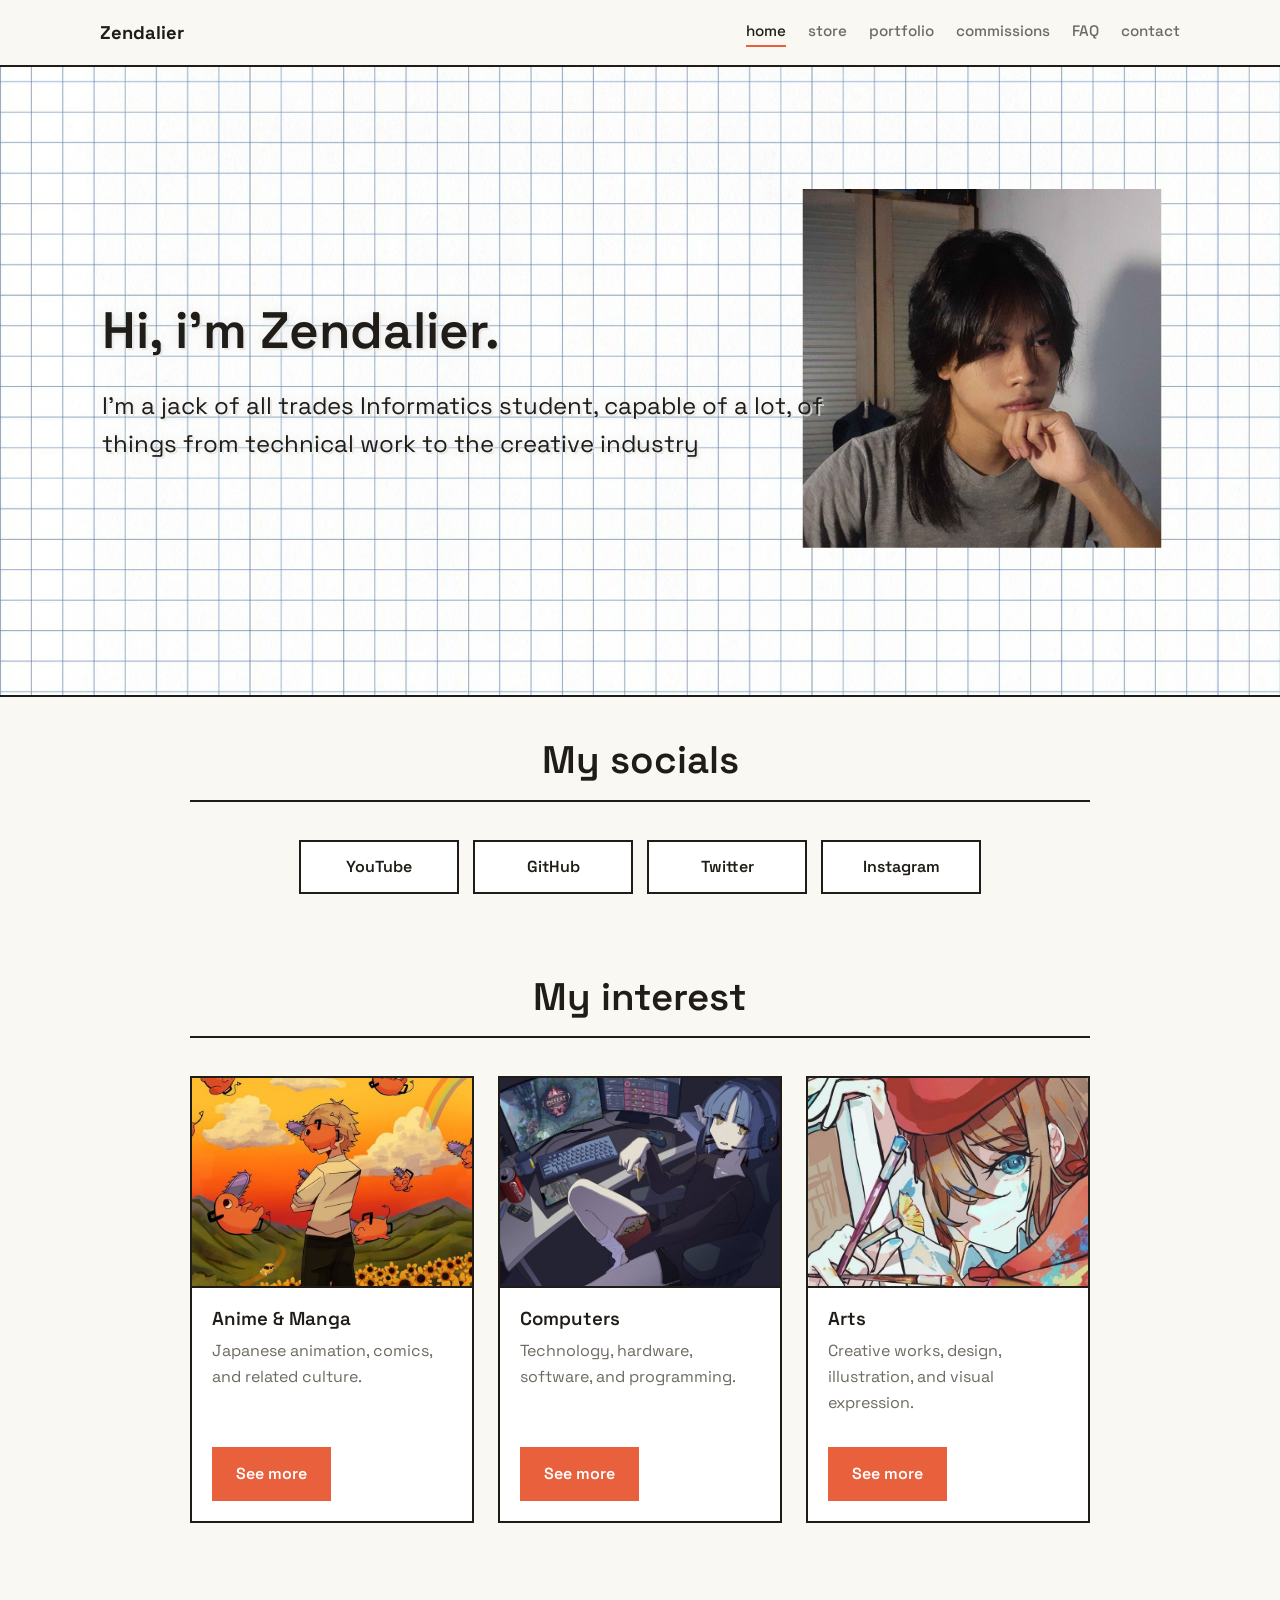
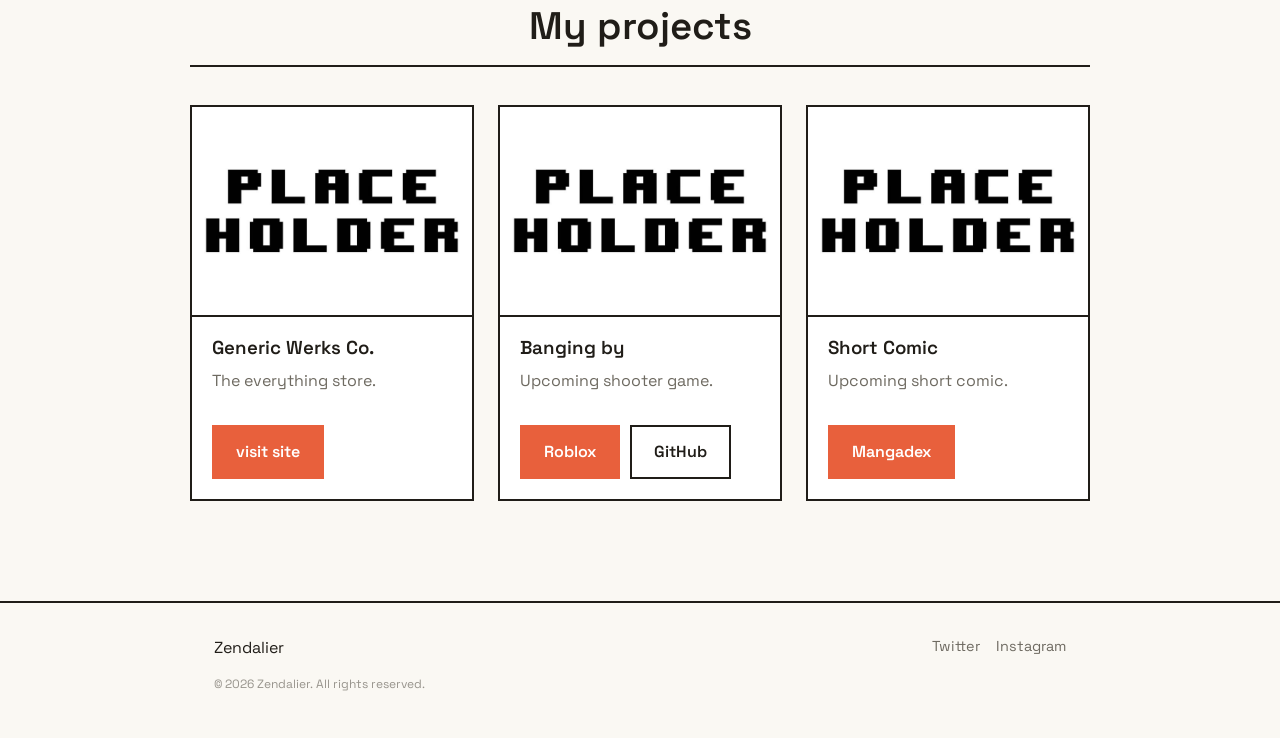
<file: index.html>
<!DOCTYPE html>
<html lang="en">
<head>
  <meta charset="UTF-8">
  <meta name="viewport" content="width=device-width, initial-scale=1.0">
  <title>Zendalier</title>
  <meta name="description" content="Larpitect">
  <link rel="stylesheet" href="css/style.css">
  <link rel="icon" type="image/svg+xml" href="favicon.svg">
</head>
<body>

  <header class="site-header">
    <div class="site-header__inner">
      <a class="brand" href="index.html">
<!--        <img src="assets/images/logomark.jpg" alt=""> -->
        Zendalier
      </a>
      <nav class="main-nav" id="main-nav">
        <a href="index.html" aria-current="page">home</a>
        <a href="store.html">store</a>
        <a href="portfolio.html">portfolio</a>
        <a href="commissions.html">commissions</a>
        <a href="faq.html">FAQ</a>
        <a href="contact.html">contact</a>
      </nav>
      <button class="nav-burger" id="nav-burger" aria-label="Toggle menu" aria-expanded="false" aria-controls="main-nav">
        <span></span><span></span><span></span>
      </button>
    </div>
  </header>

  <main>
    <section class="hero">
      <img class="hero__bg" src="assets/images/hero.png">
      <div class="hero__content container">
        <h1 class="hero__title">Hi, i'm Zendalier.</h1>
        <p class="hero__subtitle">I'm a jack of all trades Informatics student, capable of a lot, of things from technical work to the creative industry</p>
      </div>
    </section>

    <section class="socials container">
      <h1 class="socials__title section-title">My socials</h1>
          <div class="socials__links">
            <a class="btn" href="https://www.youtube.com/@zendalier">YouTube</a>
            <a class="btn" href="https://github.com/zendalier">GitHub</a>
            <a class="btn" href="https://x.com/Zendalier">Twitter</a>
            <a class="btn" href="https://www.instagram.com/zendalierx/">Instagram</a>

          </div>
    </section>

<section class="interest container">
      <h1 class="interest__title section-title">My interest</h1>
      <div class="card-grid">
        <div class="info-card">
          <img class="info-card__image" src="assets/images/DenjiFlowerBoy.jpg" alt="">
          <div class="info-card__body">
            <h3>Anime & Manga</h3>
            <p>Japanese animation, comics, and related culture.</p>
            <div class="info-card__actions">
              <a class="btn btn--primary" href="https://myanimelist.net/profile/zendalier" target="_blank" rel="noopener">See more</a>
            </div>
          </div>
        </div>
        <div class="info-card">
          <img class="info-card__image" src="assets/images/RyoYamada.jpg" alt="">
          <div class="info-card__body">
            <h3>Computers</h3>
            <p>Technology, hardware, software, and programming.</p>
            <div class="info-card__actions">
              <a class="btn btn--primary" href="computers.html" target="_blank" rel="noopener">See more</a>
            </div>
          </div>
        </div>
        <div class="info-card">
          <img class="info-card__image" src="assets/images/Artist.jpg" alt="">
          <div class="info-card__body">
            <h3>Arts</h3>
            <p>Creative works, design, illustration, and visual expression.</p>
            <div class="info-card__actions">
              <a class="btn btn--primary" href="https://www.pixiv.net/en/users/73296702" target="_blank" rel="noopener">See more</a>
            </div>
          </div>
        </div>
      </div>
    </section>

    <section class="projects container">
      <h1 class="projects__title section-title">My projects</h1>
      <div class="card-grid">
        <div class="info-card">
          <img class="info-card__image" src="assets/images/placeholder.jpg" alt="">
          <div class="info-card__body">
            <h3>Generic Werks Co.</h3>
            <p>The everything store.</p>
            <div class="info-card__actions">
              <a class="btn btn--primary" href="#" target="_blank" rel="noopener">visit site </a>
            </div>
          </div>
        </div>
        <div class="info-card">
          <img class="info-card__image" src="assets/images/placeholder.jpg" alt="">
          <div class="info-card__body">
            <h3>Banging by</h3>
            <p>Upcoming shooter game.</p>
            <div class="info-card__actions">
              <a class="btn btn--primary" href="#" target="_blank" rel="noopener">Roblox </a>
              <a class="btn" href="#" target="_blank" rel="noopener">GitHub </a>
            </div>
          </div>
        </div>
        <div class="info-card">
          <img class="info-card__image" src="assets/images/placeholder.jpg" alt="">
          <div class="info-card__body">
            <h3>Short Comic</h3>
            <p>Upcoming short comic.</p>
            <div class="info-card__actions">
              <a class="btn btn--primary" href="#" target="_blank" rel="noopener">Mangadex </a>
            </div>
          </div>
        </div>
      </div>
    </section>
  </main>

  <footer class="site-footer">
    <div class="site-footer__inner">
      <span>Zendalier</span>
      <div class="site-footer__socials">
        <a href="https://x.com/Zendalier" >Twitter</a>
        <a href="https://www.instagram.com/zendalierx/" >Instagram</a>
      </div>
      <p class="site-footer__legal">&copy; 2026 Zendalier. All rights reserved.</p>
    </div>
  </footer>

<!-- git test -->

  <script src="js/script.js"></script>
</body>
</html>
</file>
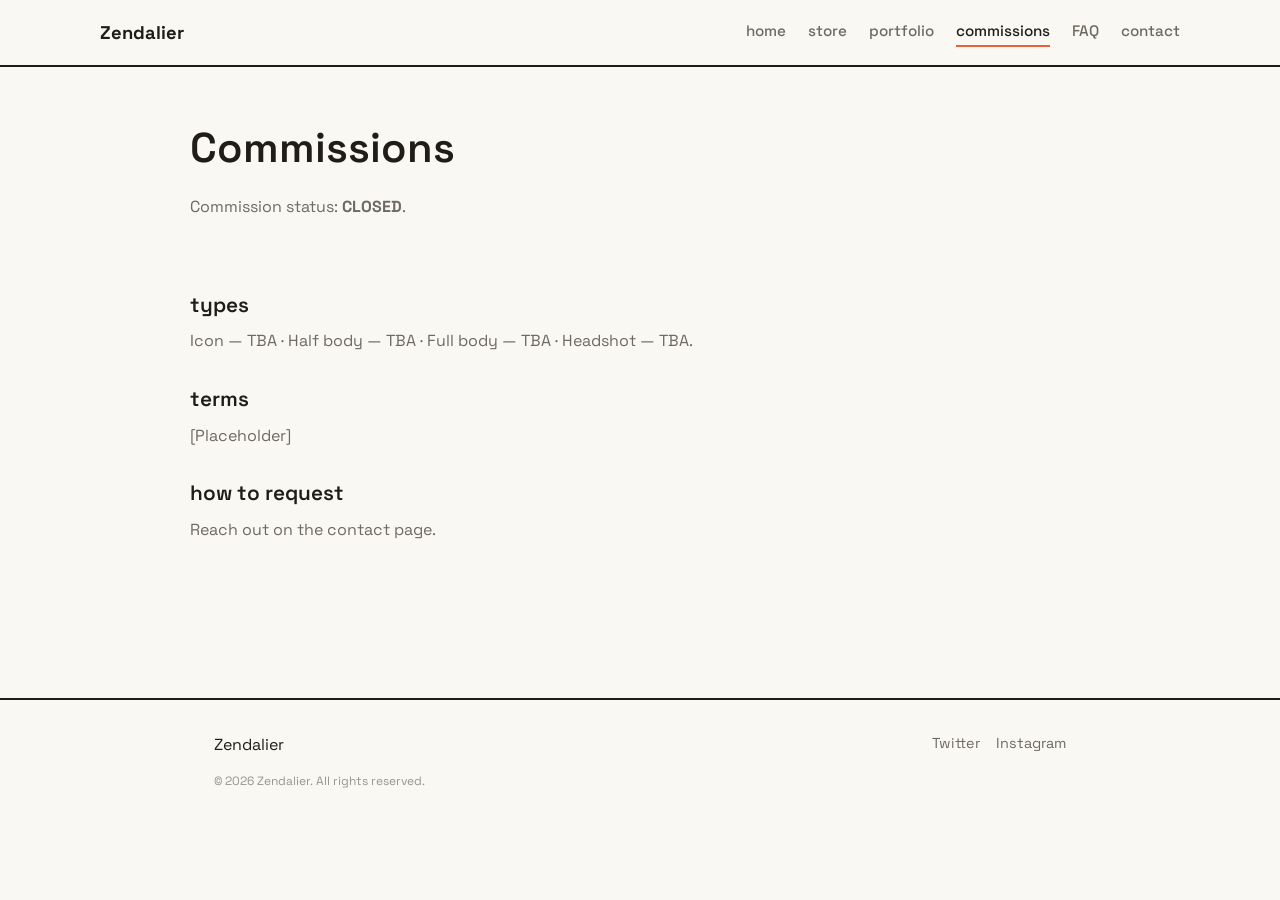
<file: commissions.html>
<!DOCTYPE html>
<html lang="en">
<head>
  <meta charset="UTF-8">
  <meta name="viewport" content="width=device-width, initial-scale=1.0">
  <title>commissions — Zendalier</title>
  <link rel="stylesheet" href="css/style.css">
</head>
<body>

  <header class="site-header">
    <div class="site-header__inner">
      <a class="brand" href="index.html">
<!--        <img src="assets/images/logomark.jpg" alt=""> -->
        Zendalier
      </a>
      <nav class="main-nav" id="main-nav">
        <a href="index.html">home</a>
        <a href="store.html">store</a>
        <a href="portfolio.html">portfolio</a>
        <a href="commissions.html" aria-current="page">commissions</a>
        <a href="faq.html">FAQ</a>
        <a href="contact.html">contact</a>
      </nav>
      <button class="nav-burger" id="nav-burger" aria-label="Toggle menu" aria-expanded="false" aria-controls="main-nav">
        <span></span><span></span><span></span>
      </button>
    </div>
  </header>

  <main>
    <section class="page-hero container">
      <h1>Commissions</h1>
      <p>Commission status: <strong>CLOSED</strong>.</p>
    </section>

    <section class="prose container">
      <h2>types</h2>
      <p>Icon — TBA · Half body — TBA · Full body — TBA · Headshot — TBA.</p>

      <h2>terms</h2>
      <p>[Placeholder]</p>

      <h2>how to request</h2>
      <p>Reach out on the <a href="contact.html">contact page</a>.</p>
    </section>
  </main>

  <footer class="site-footer">
    <div class="site-footer__inner">
      <span>Zendalier</span>
      <div class="site-footer__socials">
        <a href="https://x.com/Zendalier" >Twitter</a>
        <a href="https://www.instagram.com/zendalierx/" >Instagram</a>
      </div>
      <p class="site-footer__legal">&copy; 2026 Zendalier. All rights reserved.</p>
    </div>
  </footer>

  <script src="js/script.js"></script>
</body>
</html>
</file>
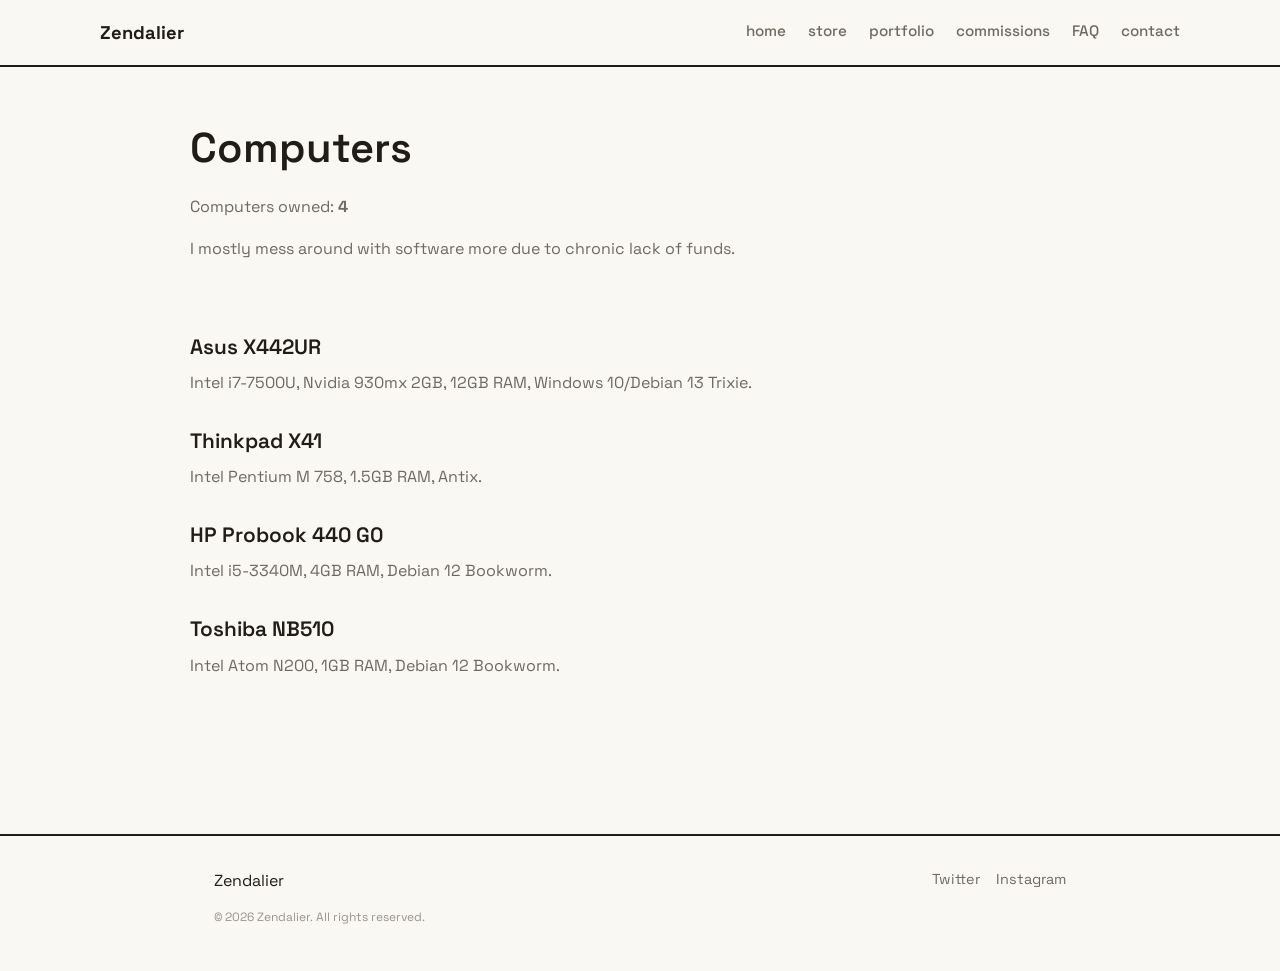
<file: computers.html>
<!DOCTYPE html>
<html lang="en">
<head>
  <meta charset="UTF-8">
  <meta name="viewport" content="width=device-width, initial-scale=1.0">
  <title>computers — Zendalier</title>
  <link rel="stylesheet" href="css/style.css">
</head>
<body>

  <header class="site-header">
    <div class="site-header__inner">
      <a class="brand" href="index.html">
<!--        <img src="assets/images/logomark.jpg" alt=""> -->
        Zendalier
      </a>
      <nav class="main-nav" id="main-nav">
        <a href="index.html">home</a>
        <a href="store.html">store</a>
        <a href="portfolio.html">portfolio</a>
        <a href="commissions.html">commissions</a>
        <a href="faq.html">FAQ</a>
        <a href="contact.html">contact</a>
      </nav>
      <button class="nav-burger" id="nav-burger" aria-label="Toggle menu" aria-expanded="false" aria-controls="main-nav">
        <span></span><span></span><span></span>
      </button>
    </div>
  </header>

  <main>
    <section class="page-hero container">
      <h1>Computers</h1>
      <p>Computers owned: <strong>4</strong></p>
      <p>I mostly mess around with software more due to chronic lack of funds.</p>
    </section>

    <section class="prose container">
      <h2>Asus X442UR</h2>
      <p>Intel i7-7500U, Nvidia 930mx 2GB, 12GB RAM, Windows 10/Debian 13 Trixie.</p>

      <h2>Thinkpad X41</h2>
      <p>Intel Pentium M 758, 1.5GB RAM, Antix.</p>

      <h2>HP Probook 440 G0</h2>
      <p>Intel i5-3340M, 4GB RAM, Debian 12 Bookworm.</p>

      <h2>Toshiba NB510</h2>
      <p>Intel Atom N200, 1GB RAM, Debian 12 Bookworm.</p>
    </section>
  </main>

  <footer class="site-footer">
    <div class="site-footer__inner">
      <span>Zendalier</span>
      <div class="site-footer__socials">
        <a href="https://x.com/Zendalier" >Twitter</a>
        <a href="https://www.instagram.com/zendalierx/" >Instagram</a>
      </div>
      <p class="site-footer__legal">&copy; 2026 Zendalier. All rights reserved.</p>
    </div>
  </footer>

  <script src="js/script.js"></script>
</body>
</html>
</file>
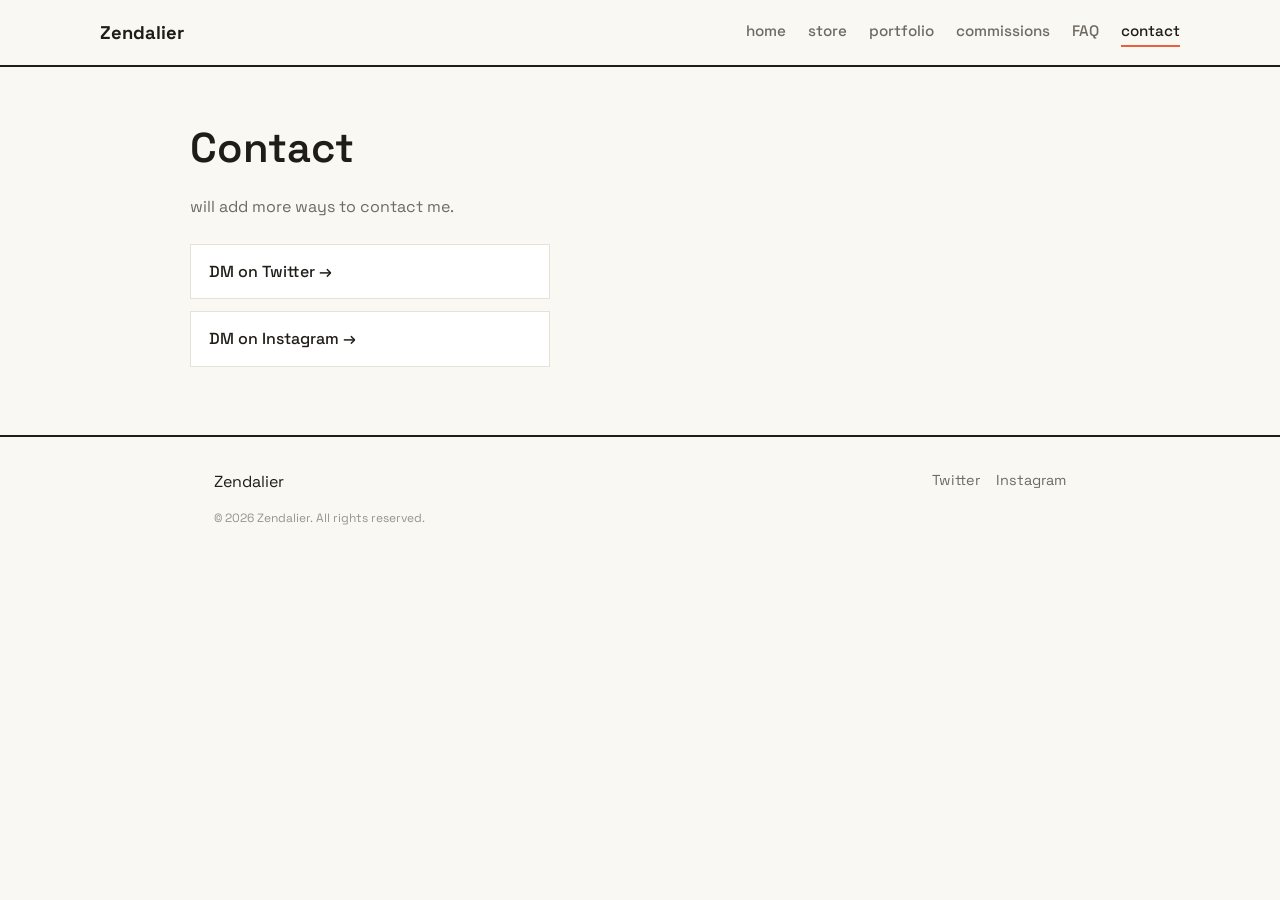
<file: contact.html>
<!DOCTYPE html>
<html lang="en">
<head>
  <meta charset="UTF-8">
  <meta name="viewport" content="width=device-width, initial-scale=1.0">
  <title>contact — Zendalier</title>
  <link rel="stylesheet" href="css/style.css">
</head>
<body>

  <header class="site-header">
    <div class="site-header__inner">
      <a class="brand" href="index.html">
<!--        <img src="assets/images/logomark.jpg" alt=""> -->
        Zendalier
      </a>
      <nav class="main-nav" id="main-nav">
        <a href="index.html">home</a>
        <a href="store.html">store</a>
        <a href="portfolio.html">portfolio</a>
        <a href="commissions.html">commissions</a>
        <a href="faq.html">FAQ</a>
        <a href="contact.html" aria-current="page">contact</a>
      </nav>
      <button class="nav-burger" id="nav-burger" aria-label="Toggle menu" aria-expanded="false" aria-controls="main-nav">
        <span></span><span></span><span></span>
      </button>
    </div>
  </header>

  <main>
    <section class="page-hero container">
      <h1>Contact</h1>
      <p>will add more ways to contact me.</p>

      <div class="contact-links">
        <a href="https://x.com/Zendalier" target="_blank" rel="noopener">DM on Twitter &rarr;</a>
        <a href="https://www.instagram.com/zendalier/" target="_blank" rel="noopener">DM on Instagram &rarr;</a>
      </div>
    </section>
  </main>

  <footer class="site-footer">
    <div class="site-footer__inner">
      <span>Zendalier</span>
      <div class="site-footer__socials">
        <a href="https://x.com/Zendalier" >Twitter</a>
        <a href="https://www.instagram.com/zendalierx/" >Instagram</a>
      </div>
      <p class="site-footer__legal">&copy; 2026 Zendalier. All rights reserved.</p>
    </div>
  </footer>

  <script src="js/script.js"></script>
</body>
</html>
</file>
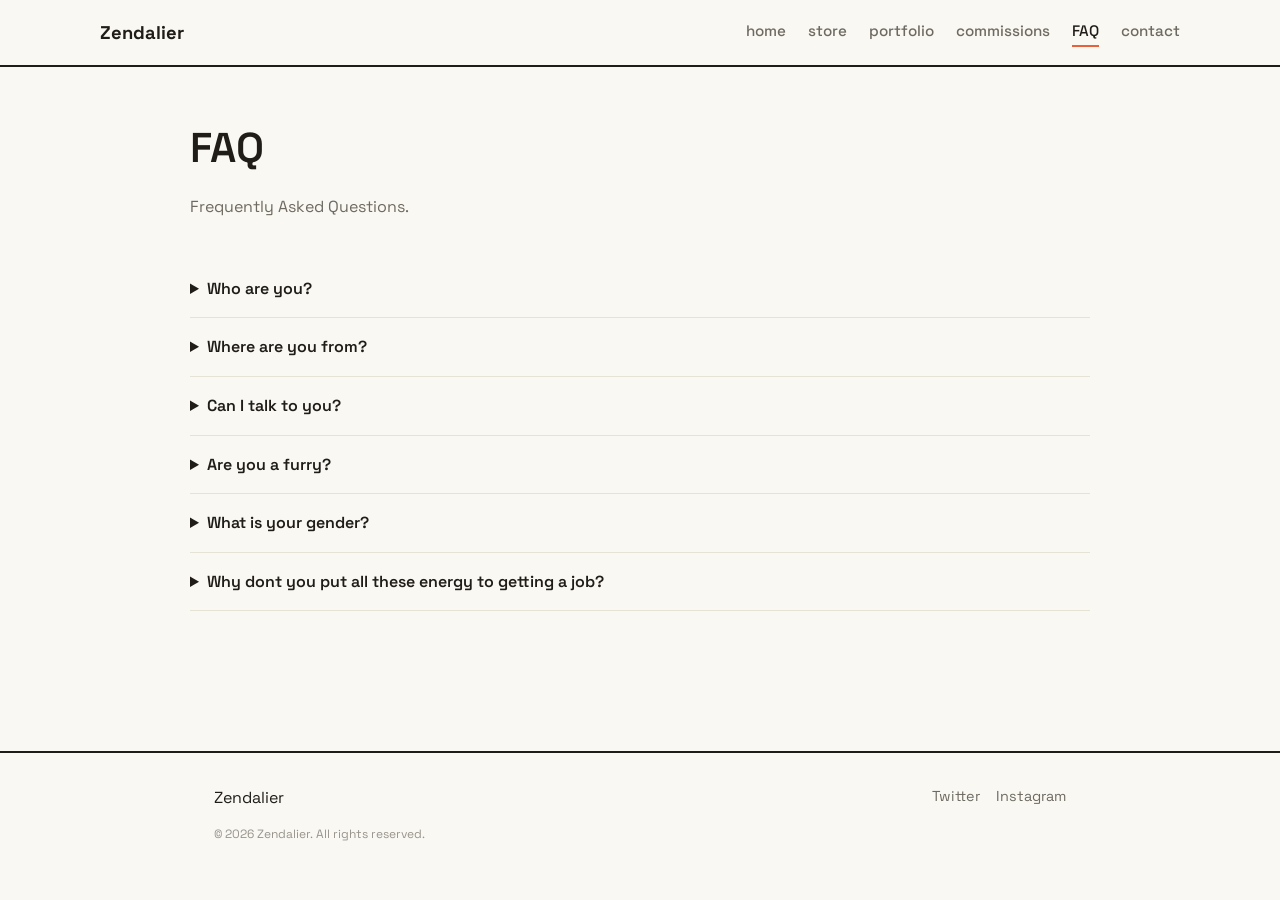
<file: faq.html>
<!DOCTYPE html>
<html lang="en">
<head>
  <meta charset="UTF-8">
  <meta name="viewport" content="width=device-width, initial-scale=1.0">
  <title>FAQ — Zendalier</title>
  <link rel="stylesheet" href="css/style.css">
</head>
<body>

  <header class="site-header">
    <div class="site-header__inner">
      <a class="brand" href="index.html">
<!--        <img src="assets/images/logomark.jpg" alt=""> -->
        Zendalier
      </a>
      <nav class="main-nav" id="main-nav">
        <a href="index.html">home</a>
        <a href="store.html">store</a>
        <a href="portfolio.html">portfolio</a>
        <a href="commissions.html">commissions</a>
        <a href="faq.html" aria-current="page">FAQ</a>
        <a href="contact.html">contact</a>
      </nav>
      <button class="nav-burger" id="nav-burger" aria-label="Toggle menu" aria-expanded="false" aria-controls="main-nav">
        <span></span><span></span><span></span>
      </button>
    </div>
  </header>

  <main>
    <section class="page-hero container">
      <h1>FAQ</h1>
      <p>Frequently Asked Questions.</p>
    </section>

    <section class="prose container">
      <details class="faq-item">
        <summary>Who are you?</summary>
        <p>Just a painfully average dude doing his best.</p>
      </details>
      <details class="faq-item">
        <summary>Where are you from?</summary>
        <p>Indonesia</p>
      </details>
      <details class="faq-item">
        <summary>Can I talk to you?</summary>
        <p><a href="contact.html">Contact me here</a>. [clickable]</p>
      </details>
      <details class="faq-item">
        <summary>Are you a furry?</summary>
        <p>Yep, no fursona yet tho but i would like to be a cat or a protogen.</p>
      </details>
      <details class="faq-item">
        <summary>What is your gender?</summary>
        <p>My dad is a man and my Mom is a woman so im mixed i guess.</p>
      </details>
      <details class="faq-item">
        <summary>Why dont you put all these energy to getting a job?</summary>
        <p>Bro im trying.</p>
      </details>
    </section>
  </main>

  <footer class="site-footer">
    <div class="site-footer__inner">
      <span>Zendalier</span>
      <div class="site-footer__socials">
        <a href="https://x.com/Zendalier" >Twitter</a>
        <a href="https://www.instagram.com/zendalierx/" >Instagram</a>
      </div>
      <p class="site-footer__legal">&copy; 2026 Zendalier. All rights reserved.</p>
    </div>
  </footer>

  <script src="js/script.js"></script>
</body>
</html>
</file>
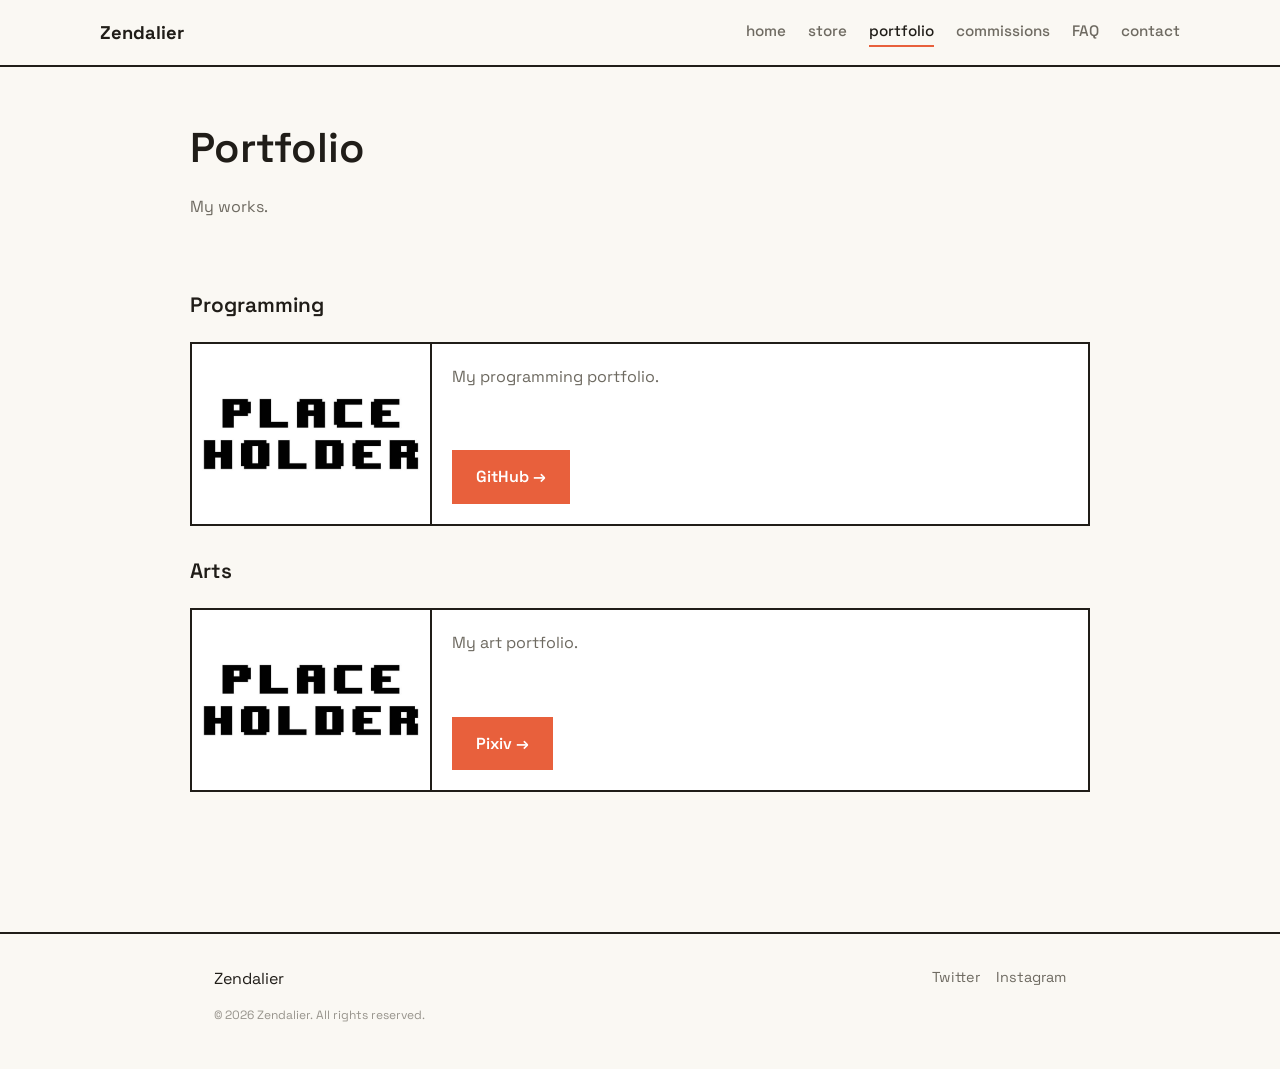
<file: portfolio.html>
<!DOCTYPE html>
<html lang="en">
<head>
  <meta charset="UTF-8">
  <meta name="viewport" content="width=device-width, initial-scale=1.0">
  <title>portfolio — Zendalier</title>
  <link rel="stylesheet" href="css/style.css">
</head>
<body>

  <header class="site-header">
    <div class="site-header__inner">
      <a class="brand" href="index.html">
<!--        <img src="assets/images/logomark.jpg" alt=""> -->
        Zendalier
      </a>
      <nav class="main-nav" id="main-nav">
        <a href="index.html">home</a>
        <a href="store.html">store</a>
        <a href="portfolio.html" aria-current="page">portfolio</a>
        <a href="commissions.html">commissions</a>
        <a href="faq.html">FAQ</a>
        <a href="contact.html">contact</a>
      </nav>
      <button class="nav-burger" id="nav-burger" aria-label="Toggle menu" aria-expanded="false" aria-controls="main-nav">
        <span></span><span></span><span></span>
      </button>
    </div>
  </header>

  <main>
    <section class="page-hero container">
      <h1>Portfolio</h1>
      <p>My works.</p>
    </section>

    <section class="prose container">
      <h2>Programming</h2>
      <div class="portfolio-card-grid">
        <div class="portfolio-info-card">
          <img class="portfolio-info-card__image" src="assets/images/placeholder.jpg" alt="">
          <div class="portfolio-info-card__body">
            <p>My programming portfolio.</p>
            <div class="info-card__actions">
              <a class="btn btn--primary" href="https://github.com/zendalier" target="_blank" rel="noopener">GitHub &rarr;</a>
            </div>
          </div>
        </div>
      </div>

      <h2>Arts</h2>
      <div class="portfolio-card-grid">
        <div class="portfolio-info-card">
          <img class="portfolio-info-card__image" src="assets/images/placeholder.jpg" alt="">
          <div class="portfolio-info-card__body">
            <p>My art portfolio.</p>
            <div class="info-card__actions">
              <a class="btn btn--primary" href="https://www.pixiv.net/en/users/73296702" target="_blank" rel="noopener">Pixiv &rarr;</a>
            </div>
          </div>
        </div>
      </div>

    </section>
  </main>

  <footer class="site-footer">
    <div class="site-footer__inner">
      <span>Zendalier</span>
      <div class="site-footer__socials">
        <a href="https://x.com/Zendalier" >Twitter</a>
        <a href="https://www.instagram.com/zendalierx/" >Instagram</a>
      </div>
      <p class="site-footer__legal">&copy; 2026 Zendalier. All rights reserved.</p>
    </div>
  </footer>

  <script src="js/script.js"></script>
</body>
</html>
</file>
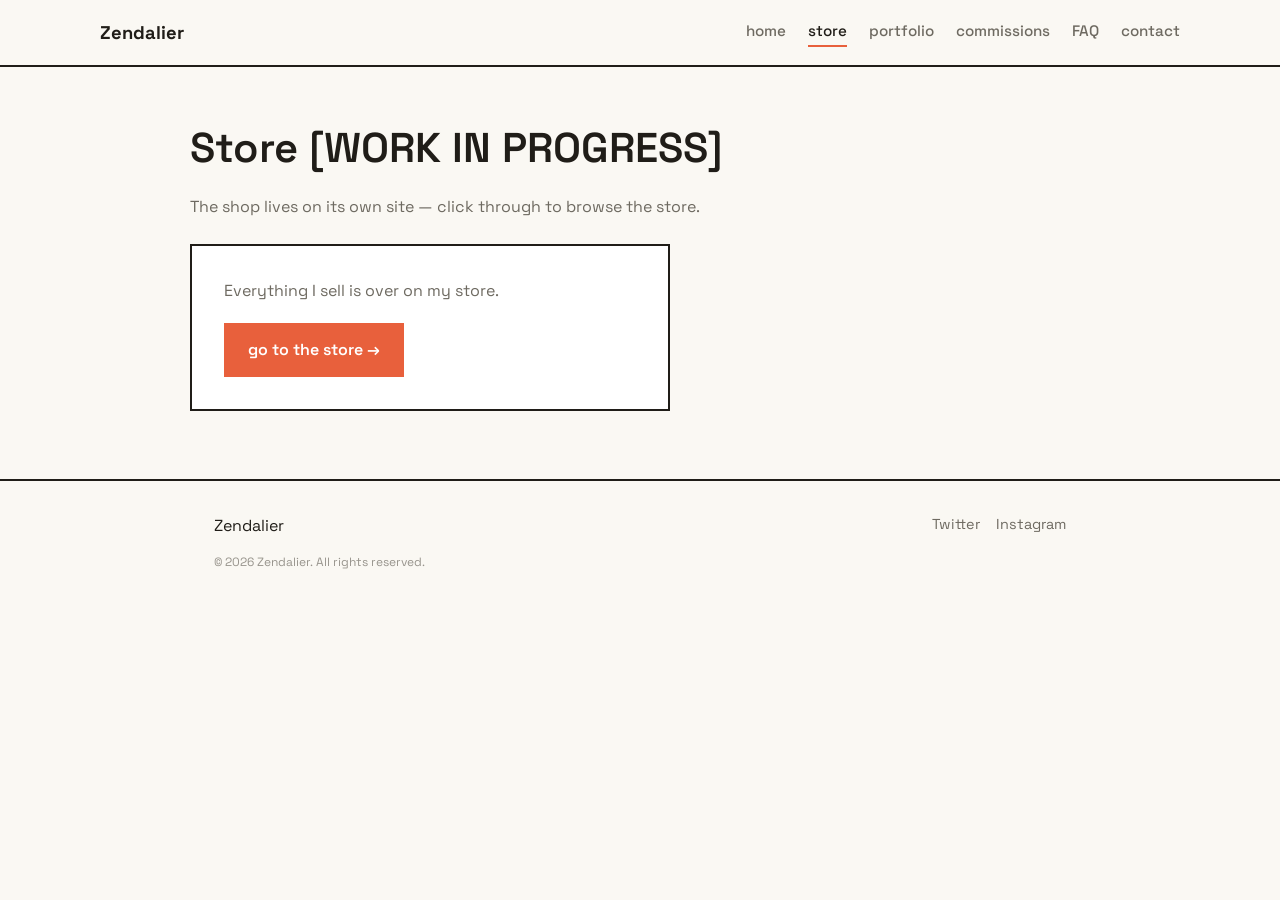
<file: store.html>
<!DOCTYPE html>
<html lang="en">
<head>
  <meta charset="UTF-8">
  <meta name="viewport" content="width=device-width, initial-scale=1.0">
  <title>store — Zendalier</title>
  <link rel="stylesheet" href="css/style.css">
</head>
<body>

  <header class="site-header">
    <div class="site-header__inner">
      <a class="brand" href="index.html">
<!--        <img src="assets/images/logomark.jpg" alt=""> -->
        Zendalier
      </a>
      <nav class="main-nav" id="main-nav">
        <a href="index.html">home</a>
        <a href="store.html" aria-current="page">store</a>
        <a href="portfolio.html">portfolio</a>
        <a href="commissions.html">commissions</a>
        <a href="faq.html">FAQ</a>
        <a href="contact.html">contact</a>
      </nav>
      <button class="nav-burger" id="nav-burger" aria-label="Toggle menu" aria-expanded="false" aria-controls="main-nav">
        <span></span><span></span><span></span>
      </button>
    </div>
  </header>

  <main>
    <section class="page-hero container">
      <h1>Store [WORK IN PROGRESS]</h1>
      <p>The shop lives on its own site — click through to browse the store.</p>
      <div class="store-card">
        <p>Everything I sell is over on my store.</p>
        <a class="btn btn--primary" href="https://example.com/your-store-url" target="_blank" rel="noopener">
          go to the store &rarr;
        </a>
      </div>
    </section>
  </main>

  <footer class="site-footer">
    <div class="site-footer__inner">
      <span>Zendalier</span>
      <div class="site-footer__socials">
        <a href="https://x.com/Zendalier" >Twitter</a>
        <a href="https://www.instagram.com/zendalierx/" >Instagram</a>
      </div>
      <p class="site-footer__legal">&copy; 2026 Zendalier. All rights reserved.</p>
    </div>
  </footer>

  <script src="js/script.js"></script>
</body>
</html>
</file>
<file: css/style.css>
/* =========================================================
   TOKENS — change these to re-theme the whole site
   ========================================================= */
@import url('https://fonts.googleapis.com/css2?family=Space+Grotesk:wght@400;500;600;700&display=swap');

:root {
  --color-bg: #FAF8F3;
  --color-surface: #FFFFFF;
  --color-ink: #201D18;
  --color-ink-soft: #6E6A61;
  --color-border: #E7E2D6;
  --color-accent: #E8603C;
  --color-accent-ink: #7A2E17;

  --font-display: 'Space Grotesk', ui-rounded, system-ui, sans-serif;
  --font-body: 'Space Grotesk', system-ui, sans-serif;

  --radius-md: 0px;
  --radius-lg: 0px;
  --content-width: 900px;
}

/* =========================================================
   RESET / BASE
   ========================================================= */
* { box-sizing: border-box; }
body {
  margin: 0;
  background: var(--color-bg);
  color: var(--color-ink);
  font-family: var(--font-body);
  line-height: 1.6;
}
img { max-width: 100%; display: block; }
a { color: inherit; text-decoration: none; }
h1, h2, h3 {
  font-family: var(--font-display);
  font-weight: 600;
  line-height: 1.2;
  margin: 0 0 0.5em;
}
p { margin: 0 0 1em; color: var(--color-ink-soft); }
:focus-visible { outline: 3px solid var(--color-accent); outline-offset: 2px; }

.container {
  max-width: var(--content-width);
  margin: 0 auto;
  padding: 0 24px;
}

.section-title {
  padding-bottom: 16px;
  border-bottom: 2px solid var(--color-ink);
  margin-bottom: 1em;
}

/* =========================================================
   BUTTONS
   ========================================================= */
.btn {
  display: inline-flex;
  align-items: center;
  gap: 8px;
  padding: 12px 22px; 
  border-radius: 0px;
  border: 2px solid var(--color-ink);
  background: var(--color-surface);
  color: var(--color-ink);
  font-family: var(--font-display);
  font-weight: 600;
}
.btn:hover { background: var(--color-ink); color: var(--color-surface); }
.btn--primary { background: var(--color-accent); border-color: var(--color-accent); color: var(--color-surface); }
.btn--primary:hover { background: var(--color-accent-ink); border-color: var(--color-accent-ink); }

/* =========================================================
   HEADER / NAV
   ========================================================= */
.site-header {
  border-bottom: 2px solid var(--color-ink);
}
.site-header__inner {
  max-width: solid var(--content-width);
  margin: 0 auto;
  padding: 18px 100px;
  display: flex;
  align-items: center;
  gap: 24px;
}
.brand {
  display: flex;
  align-items: center;
  gap: 10px;
  margin-right: auto;
  font-family: var(--font-display);
  font-weight: 700;
  font-size: 1.15rem;
}
.brand img { width: 30px; height: 30px; }

.main-nav {
  display: flex;
  gap: 22px;
}
.main-nav a {
  font-size: 0.95rem;
  font-weight: 500;
  color: var(--color-ink-soft);
  border-bottom: 2px solid transparent;
  padding-bottom: 2px;
}
.main-nav a:hover,
.main-nav a[aria-current="page"] {
  color: var(--color-ink);
  border-bottom-color: var(--color-accent);
}

.nav-burger {
  display: none;
  flex-direction: column;
  gap: 5px;
  width: 30px;
  background: none;
  border: none;
}
.nav-burger span { display: block; height: 2px; background: var(--color-ink); }

@media (max-width: 640px) {
  .main-nav {
    position: absolute;
    left: 0; right: 0; top: 68px;
    background: var(--color-bg);
    border-bottom: 2px solid var(--color-ink);
    flex-direction: column;
    padding: 14px 24px 18px;
    gap: 10px;
    display: none;
  }
  .main-nav.is-open { display: flex; }
  .nav-burger { display: flex; }
}

/* =========================================================
   HERO (home page)
   ========================================================= */
.hero { padding: 64px 0 40px; border-bottom: 2px solid var(--color-ink); }
.hero__title { font-size: clamp(2.2rem, 5vw, 3.2rem); }
.hero__title span { color: var(--color-accent); }
.hero__subtitle { max-width: 50ch; font-size: 1.05rem; }
.hero__actions { display: flex; gap: 14px; margin-top: 8px; flex-wrap: wrap; }

.hero {
  position: relative;
  overflow: hidden;
  min-height: 70vh;
  display: flex;
  align-items: center;
}
.hero__bg {
  position: absolute;
  inset: 0;
  width: 100%;
  height: 100%;
  object-fit: cover;
  object-position: center;
  z-index: 0;
}
.hero__content {
  position: relative;
  z-index: 1;
  margin: 0;
  padding-left: clamp(24px, 8vw, 125px);
  padding-right: 24px;
}
.hero__content .hero__title {
  color: var(--color-ink);
  text-shadow: 2px 2px 0 rgba(230, 230, 230, 0.8), 0 0 12px rgba(230, 230, 230, 0.8);
  
}
.hero__content .hero__subtitle {
  color: var(--color-ink);
  text-shadow: 2px 2px 0 rgba(230, 230, 230, 0.8), 0 0 12px rgba(230, 230, 230, 0.8);
  font-size: x-large;
}

/* =========================================================
   GENERIC PAGE SECTIONS
   ========================================================= */
.page-hero { padding: 56px 0 8px; }
.page-hero h1 { font-size: clamp(2rem, 4vw, 2.6rem); }
.page-hero p { max-width: 60ch; }

.prose { padding: 16px 0 80px; }
.prose h2 { margin-top: 1.6em; font-size: 1.3rem; color: var(--color-ink); }
.prose p { max-width: 66ch; }

/* SOCIALS SECTION */
.socials { padding: 40px 0 40px; text-align: center; }
.socials__title { font-size: clamp(2.2rem, 3vw, 3.2rem); }

.socials__links {
  display: flex;
  justify-content: center;
  flex-wrap: wrap;
  gap: 14px;
  margin-top: 20px;
}
.socials__links .btn {
  min-width: 160px;
  justify-content: center;
}

/* PROJECTS SECTION */
.projects { padding: 40px 0 40px; text-align: center; }
.projects__title { font-size: clamp(2.2rem, 3vw, 3.2rem); }

/* INTEREST SECTION */
.interest { padding: 40px 0 40px; text-align: center; }
.interest__title { font-size: clamp(2.2rem, 3vw, 3.2rem); }

.card-grid {
  display: grid;
  grid-template-columns: repeat(auto-fit, minmax(240px, 1fr));
  gap: 24px;
  margin-top: 24px;
  text-align: left;
}
.info-card {
  display: flex;
  flex-direction: column;
  border: 2px solid var(--color-ink);
  background: var(--color-surface);
}
.info-card__image {
  width: 100%;
  aspect-ratio: 4 / 3;
  object-fit: cover;
  border-bottom: 2px solid var(--color-ink);
}
.info-card__body {
  padding: 20px;
  display: flex;
  flex-direction: column;
  gap: 8px;
  flex: 1;
}
.info-card__body h3 { margin: 0; }
.info-card__body p { flex: 1; }
.info-card__actions {
  display: flex;
  gap: 10px;
  flex-wrap: wrap;
  margin-top: 8px;
}

/*portfolio page*/
.portfolio-card-grid {
  display: grid;
  grid-template-columns: repeat(auto-fit, minmax(240px, 1fr));
  gap: 24px;
  margin-top: 24px;
  text-align: left;
}
.portfolio-info-card {
  display: flex;
  flex-direction: row;
  border: 2px solid var(--color-ink);
  background: var(--color-surface);
}
.portfolio-info-card__image {
  width: 240px;
  aspect-ratio: 4 / 3;
  object-fit: cover;
  border-right: 2px solid var(--color-ink);
}
.portfolio-info-card__body {
  padding: 20px;
  display: flex;
  flex-direction: column;
  gap: 8px;
  flex: 1;
}
.portfolio-info-card__body h3 { margin: 0; }
.portfolio-info-card__body p { flex: 1; }
.portfolio-info-card__actions {
  display: flex;
  gap: 10px;
  flex-wrap: wrap;
  margin-top: 8px;
}

/* Store redirect page */
.store-card {
  margin-top: 24px;
  padding: 32px;
  border: 2px solid var(--color-ink);
  border-radius: var(--radius-md);
  background: var(--color-surface);
  max-width: 480px;
}
.store-card p { margin-bottom: 20px; }

.portfolio-card {
  margin-top: 24px;
  padding: 32px;
  border: 2px solid var(--color-ink);
  border-radius: var(--radius-md);
  background: var(--color-surface);
  width: 100%;
}
.portfolio-card p { margin-bottom: 20px; }

/* FAQ accordion (native <details>, no JS) */
.faq-item { border-bottom: 1px solid var(--color-border); padding: 16px 0; }
.faq-item summary {
  cursor: pointer;
  font-family: var(--font-display);
  font-weight: 600;
  color: var(--color-ink);
}

.faq-item p { margin: 10px 0 0; }

/* Contact links */
.contact-links {
  display: flex;
  flex-direction: column;
  gap: 12px;
  max-width: 360px;
  margin-top: 24px;
}
.contact-links a {
  display: flex;
  align-items: center;
  justify-content: space-between;
  padding: 14px 18px;
  border: 1.5px solid var(--color-border);
  border-radius: var(--radius-md);
  background: var(--color-surface);
  color: var(--color-ink);
  font-weight: 500;
}
.contact-links a:hover { border-color: var(--color-accent); color: var(--color-accent-ink); }

/* =========================================================
   FOOTER
   ========================================================= */
.site-footer {
  margin-top: 60px;
  border-top: 2px solid var(--color-ink);
}
.site-footer__inner {
  max-width: var(--content-width);
  margin: 0 auto;
  padding: 32px 24px;
  display: flex;
  flex-wrap: wrap;
  justify-content: space-between;
  gap: 14px;
}
.site-footer__socials { display: flex; gap: 16px; }
.site-footer__socials a { font-size: 0.9rem; color: var(--color-ink-soft); }
.site-footer__socials a:hover { color: var(--color-accent-ink); }
.site-footer__legal { width: 100%; font-size: 0.75rem; color: var(--color-ink-soft); opacity: 0.7; }
</file>
